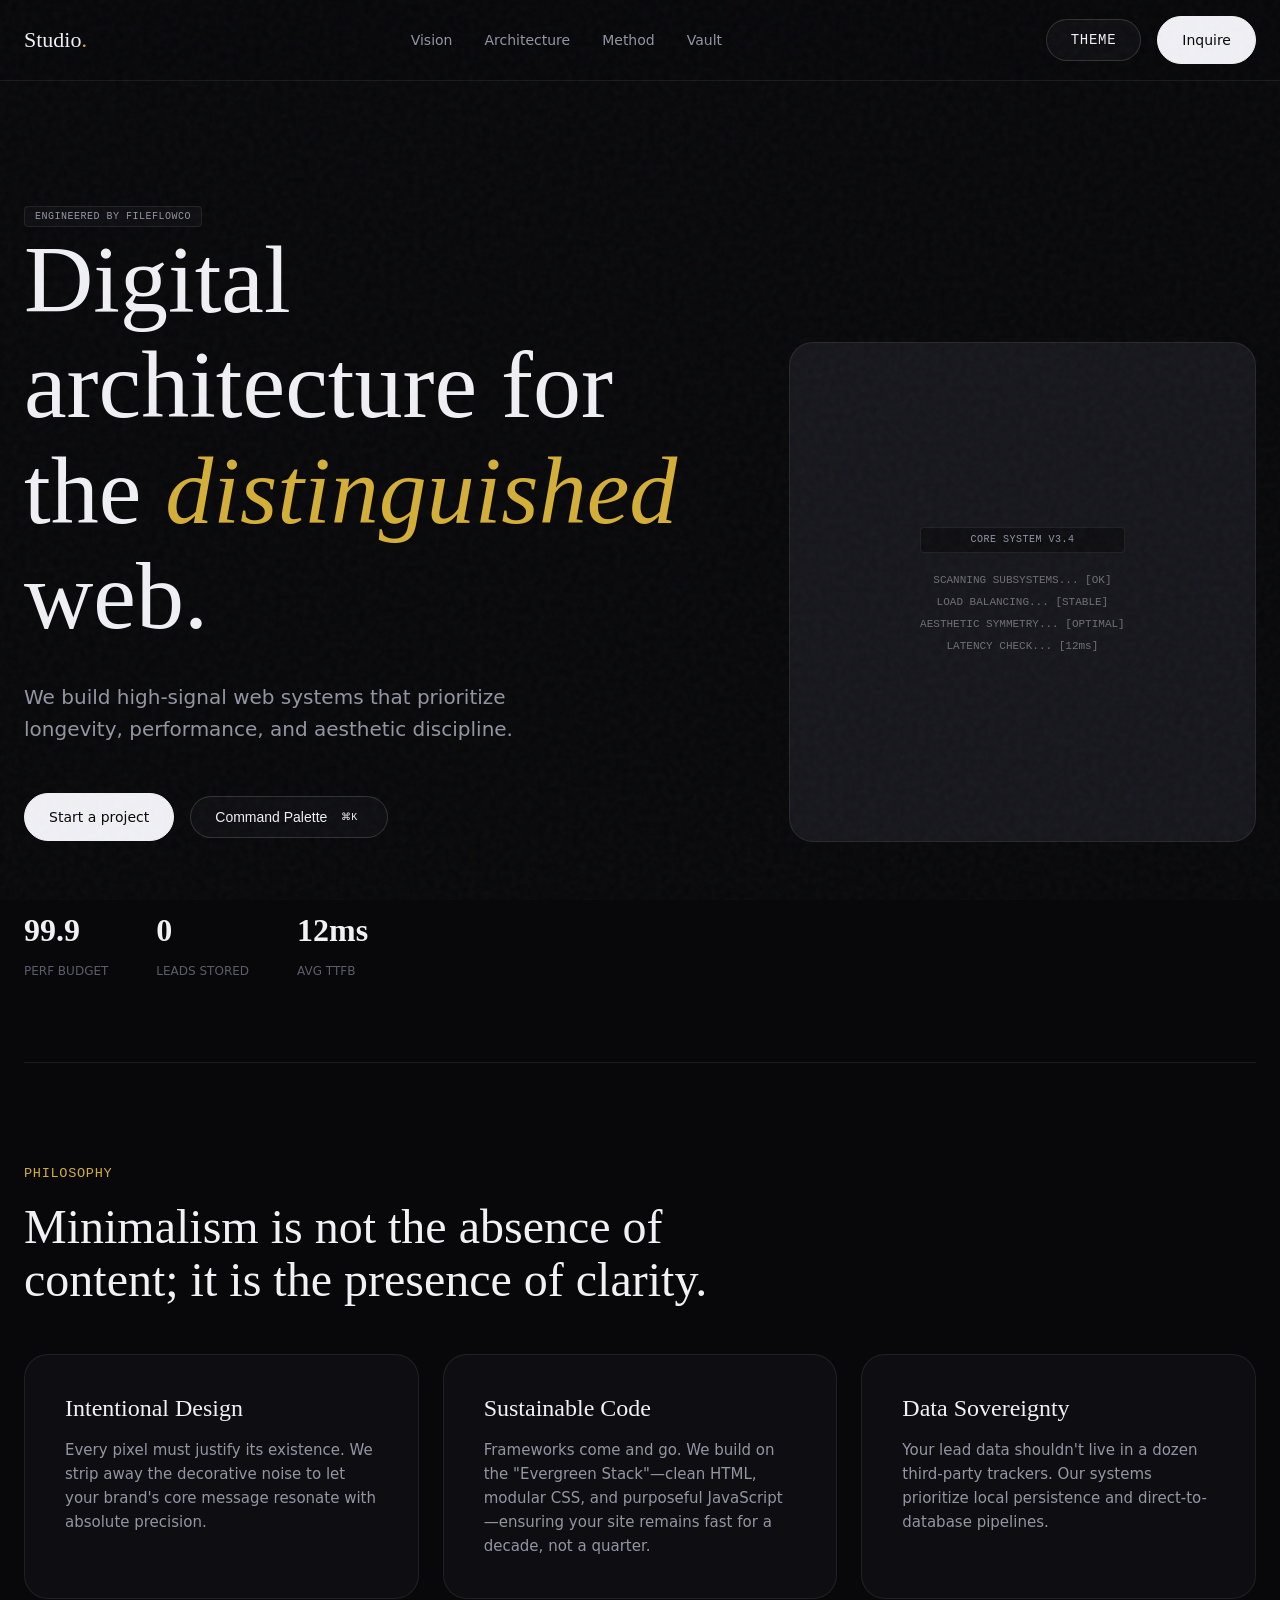
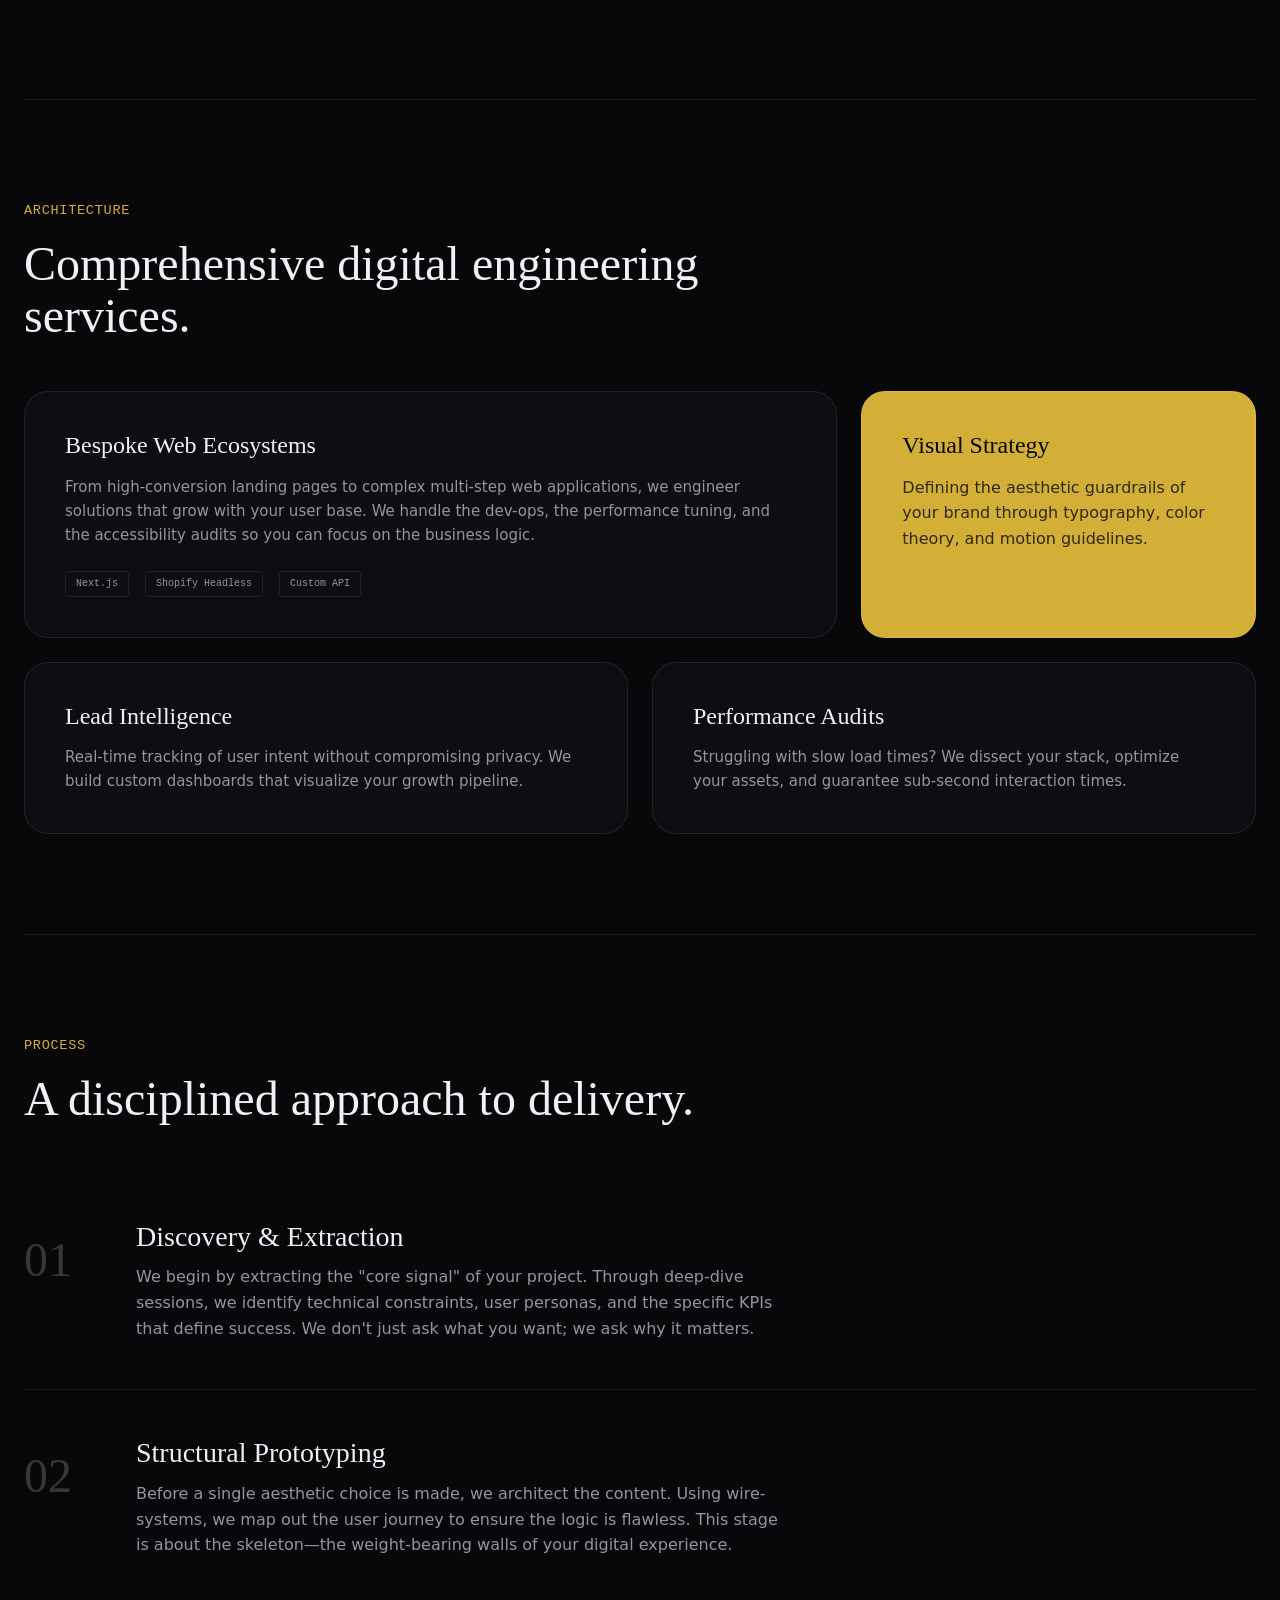
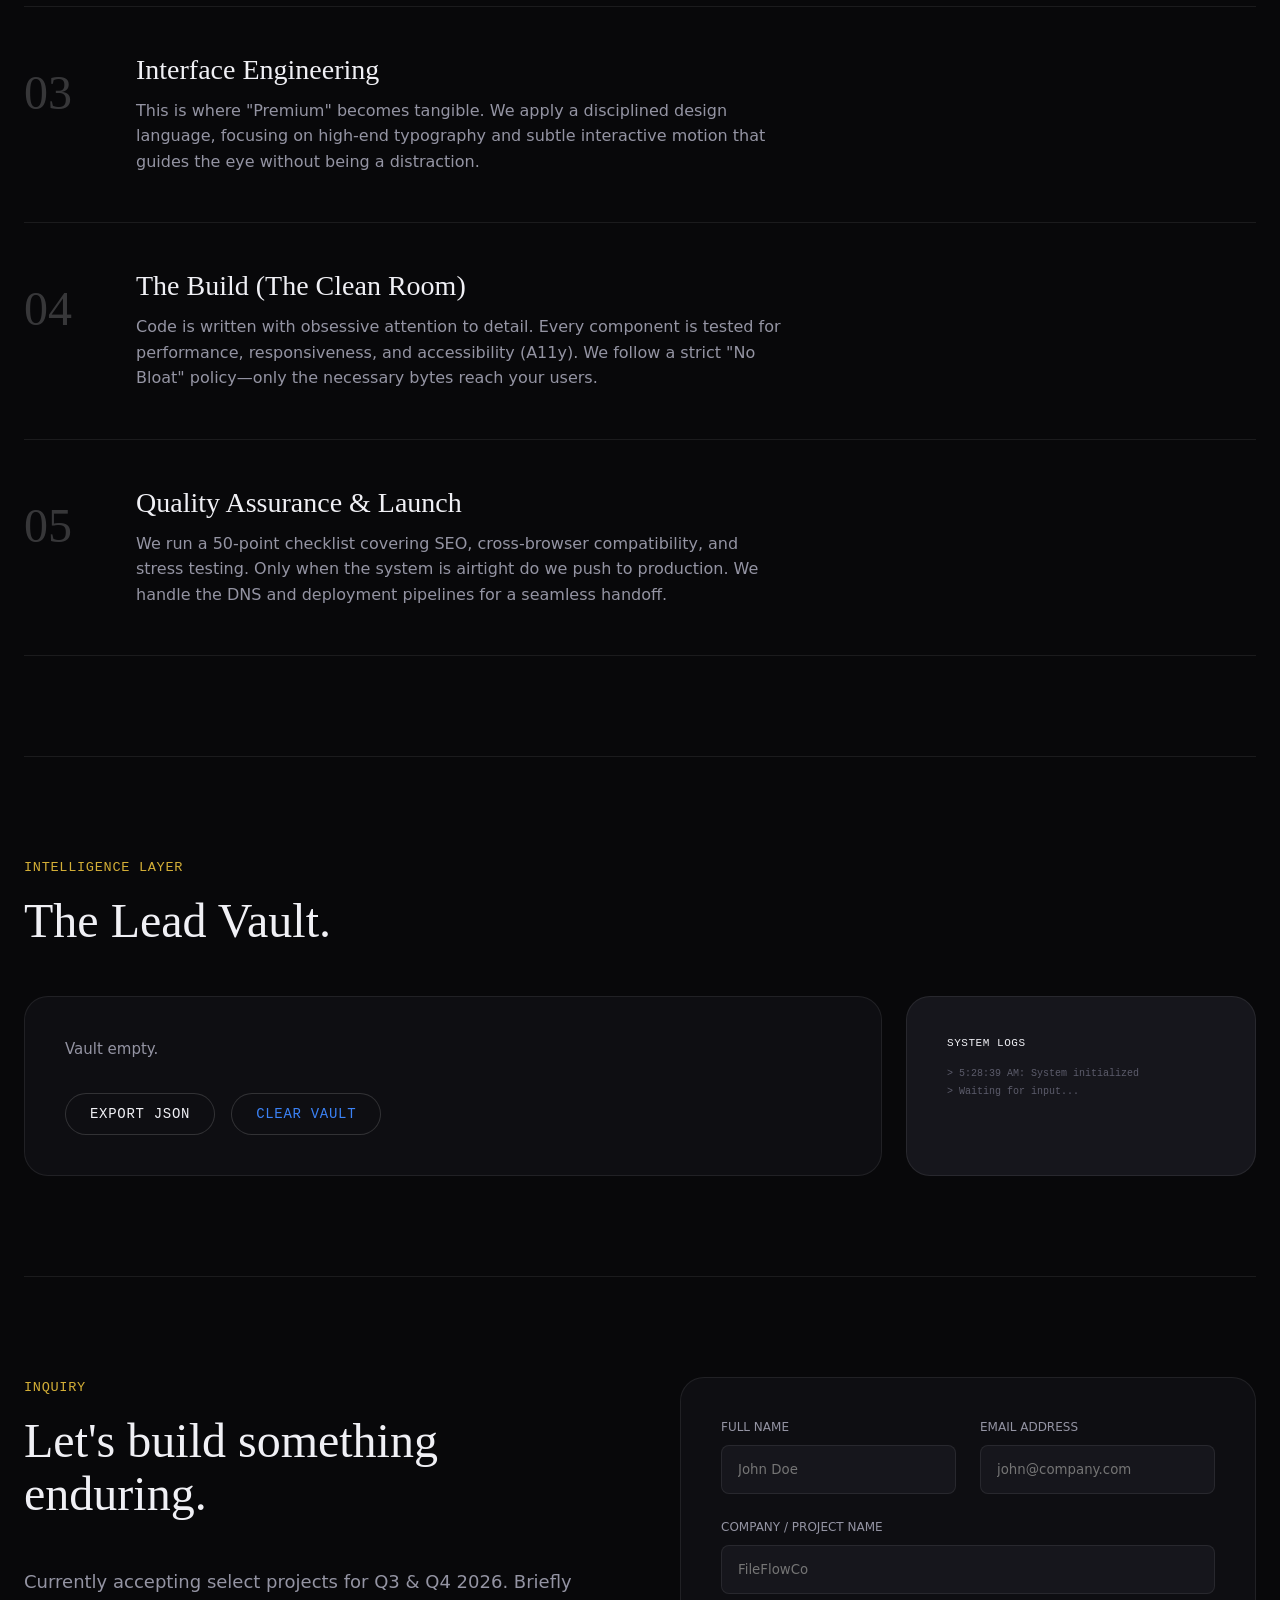
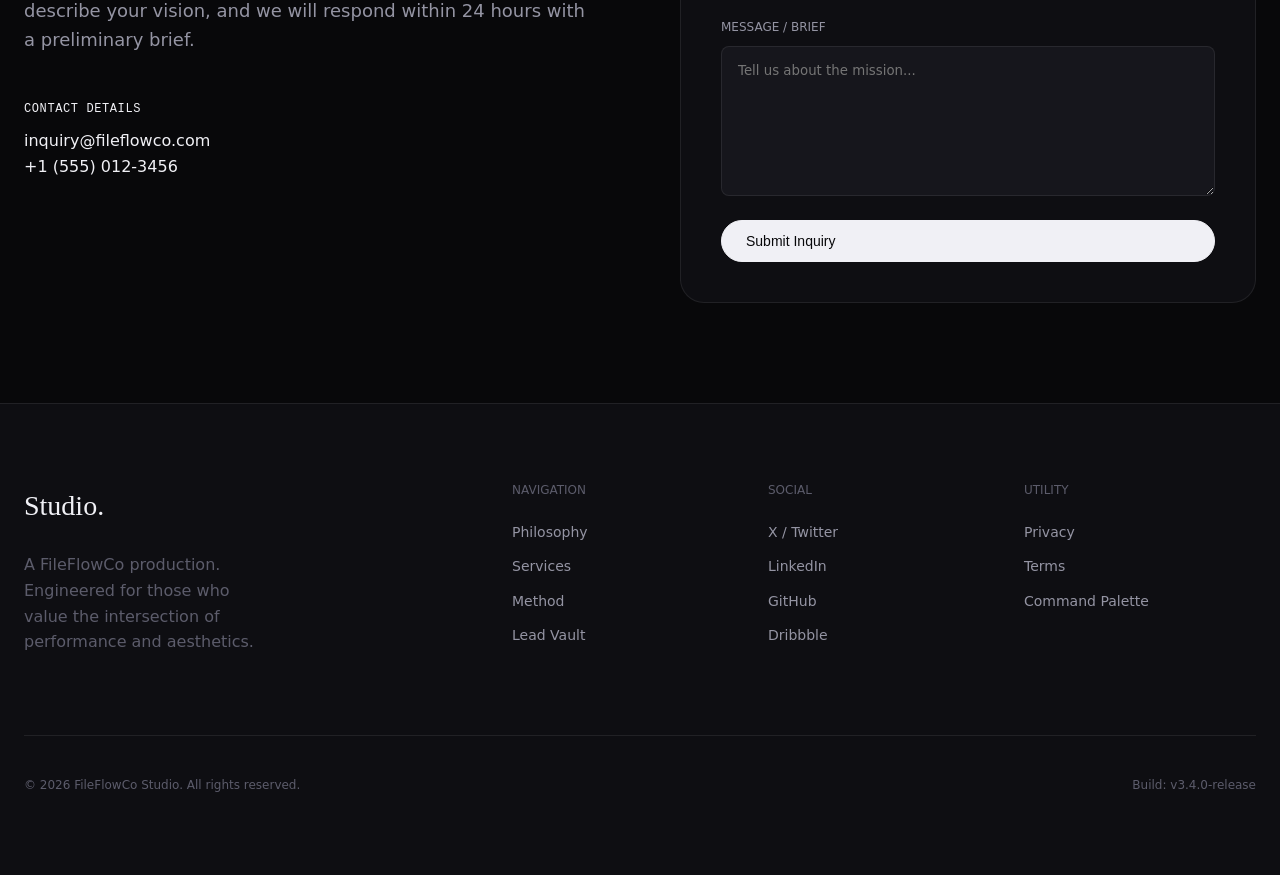
<file: index.html>
<!doctype html>
<html lang="en">
<head>
  <meta charset="utf-8" />
  <meta name="viewport" content="width=device-width,initial-scale=1,viewport-fit=cover" />
  <meta name="color-scheme" content="light dark" />
  <meta name="theme-color" content="#08080a" />
  <meta name="description" content="FileFlowCo Studio — High-performance digital architecture and strategic engineering for the modern web." />
  <title>Studio — Architectural Web Systems</title>

  <style>
    :root {
      /* Core Palette - Premium Slate & Gold */
      --bg-base: #08080a;
      --bg-surface: #0e0e12;
      --bg-elevated: #16161c;
      
      --text-main: #f0f0f5;
      --text-muted: #9494a3;
      --text-dim: #5c5c6b;
      
      --accent-primary: #d4af37; /* Muted Gold */
      --accent-secondary: #3b82f6;
      --accent-success: #10b981;
      
      --stroke-thin: rgba(255, 255, 255, 0.08);
      --stroke-medium: rgba(255, 255, 255, 0.15);
      
      --shadow-sm: 0 2px 8px rgba(0,0,0,0.4);
      --shadow-lg: 0 24px 64px rgba(0,0,0,0.6);
      
      /* Typography */
      --font-sans: "Inter", system-ui, -apple-system, sans-serif;
      --font-serif: "Playfair Display", Georgia, serif;
      --font-mono: "JetBrains Mono", "Fira Code", monospace;
      
      /* Motion */
      --ease-out: cubic-bezier(0.16, 1, 0.3, 1);
      --transition-fast: 200ms var(--ease-out);
      --transition-med: 500ms var(--ease-out);
      
      --w-content: 1280px;
      --radius-lg: 24px;
      --radius-md: 12px;
    }

    [data-theme="light"] {
      --bg-base: #f7f7f9;
      --bg-surface: #ffffff;
      --bg-elevated: #f0f0f4;
      --text-main: #121217;
      --text-muted: #525263;
      --text-dim: #8a8a9e;
      --stroke-thin: rgba(0, 0, 0, 0.06);
      --stroke-medium: rgba(0, 0, 0, 0.12);
      --shadow-lg: 0 24px 64px rgba(0,0,0,0.08);
    }

    * { box-sizing: border-box; -webkit-font-smoothing: antialiased; }
    
    body {
      margin: 0;
      font-family: var(--font-sans);
      background: var(--bg-base);
      color: var(--text-main);
      line-height: 1.6;
      overflow-x: hidden;
    }

    /* --- Scrollbar --- */
    ::-webkit-scrollbar { width: 8px; }
    ::-webkit-scrollbar-track { background: var(--bg-base); }
    ::-webkit-scrollbar-thumb { background: var(--stroke-medium); border-radius: 4px; }

    /* --- Layout Utilities --- */
    .container { width: min(var(--w-content), 100% - 48px); margin: 0 auto; }
    .grid { display: grid; gap: 24px; }
    .flex { display: flex; gap: 16px; align-items: center; }
    
    /* --- Typography --- */
    h1, h2, h3, h4 { font-family: var(--font-serif); font-weight: 500; margin: 0; line-height: 1.1; }
    p { margin: 0; }
    .mono { font-family: var(--font-mono); font-size: 0.85em; letter-spacing: 0.05em; text-transform: uppercase; }

    /* --- Background Noise --- */
    .grain {
      position: fixed; inset: 0; z-index: 9999; pointer-events: none; opacity: 0.04;
      background-image: url("data:image/svg+xml,%3Csvg viewBox='0 0 200 200' xmlns='http://www.w3.org/2000/svg'%3E%3Cfilter id='noiseFilter'%3E%3CfeTurbulence type='fractalNoise' baseFrequency='0.65' numOctaves='3' stitchTiles='stitch'/%3E%3C/filter%3E%3Crect width='100%25' height='100%25' filter='url(%23noiseFilter)'/%3E%3C/svg%3E");
    }

    /* --- Components --- */
    .btn {
      appearance: none; border: 1px solid var(--stroke-medium); background: var(--bg-surface);
      color: var(--text-main); padding: 12px 24px; border-radius: 99px; cursor: pointer;
      font-weight: 500; transition: all var(--transition-fast); display: inline-flex;
      align-items: center; gap: 8px; text-decoration: none; font-size: 14px;
    }
    .btn:hover { background: var(--bg-elevated); border-color: var(--text-muted); transform: translateY(-1px); }
    .btn.primary { background: var(--text-main); color: var(--bg-base); border-color: var(--text-main); }
    .btn.primary:hover { opacity: 0.9; }

    .tag {
      font-size: 10px; font-family: var(--font-mono); padding: 4px 10px;
      border: 1px solid var(--stroke-thin); border-radius: 4px; color: var(--text-muted);
      background: var(--bg-surface);
    }

    /* --- Header --- */
    .nav-header {
      position: sticky; top: 0; z-index: 100;
      backdrop-filter: blur(12px); -webkit-backdrop-filter: blur(12px);
      border-bottom: 1px solid var(--stroke-thin); background: rgba(8, 8, 10, 0.7);
    }
    .nav-inner { height: 80px; display: flex; justify-content: space-between; align-items: center; }
    .logo { font-family: var(--font-serif); font-size: 22px; color: var(--text-main); text-decoration: none; }
    .nav-links { display: flex; gap: 32px; }
    .nav-links a { text-decoration: none; color: var(--text-muted); font-size: 14px; transition: color var(--transition-fast); }
    .nav-links a:hover { color: var(--text-main); }

    /* --- Hero --- */
    .hero { padding: 120px 0 80px; }
    .hero-layout { display: grid; grid-template-columns: 1.2fr 0.8fr; gap: 64px; align-items: center; }
    .hero-title { font-size: clamp(48px, 8vw, 96px); margin-bottom: 32px; }
    .hero-desc { font-size: 20px; color: var(--text-muted); max-width: 500px; margin-bottom: 48px; }
    .hero-stats { margin-top: 64px; display: flex; gap: 48px; }
    .stat-item b { display: block; font-size: 32px; font-family: var(--font-serif); }
    .stat-item span { color: var(--text-dim); font-size: 12px; text-transform: uppercase; }

    /* --- Section Styling --- */
    .section-pad { padding: 100px 0; border-top: 1px solid var(--stroke-thin); }
    .section-label { color: var(--accent-primary); margin-bottom: 16px; display: block; }
    .section-title { font-size: 48px; margin-bottom: 48px; max-width: 700px; }

    /* --- Bento Grid --- */
    .bento { grid-template-columns: repeat(12, 1fr); }
    .card {
      background: var(--bg-surface); border: 1px solid var(--stroke-thin);
      border-radius: var(--radius-lg); padding: 40px; position: relative;
      overflow: hidden; transition: border-color var(--transition-med);
    }
    .card:hover { border-color: var(--stroke-medium); }
    .card-title { font-size: 24px; margin-bottom: 16px; }
    .card-text { color: var(--text-muted); font-size: 15px; }

    /* --- Specific Card Sizes --- */
    .span-4 { grid-column: span 4; }
    .span-6 { grid-column: span 6; }
    .span-8 { grid-column: span 8; }
    .span-12 { grid-column: span 12; }

    /* --- Methodology (Deep Content) --- */
    .method-step {
      display: grid; grid-template-columns: 80px 1fr; gap: 32px;
      padding: 48px 0; border-bottom: 1px solid var(--stroke-thin);
    }
    .method-num { font-family: var(--font-serif); font-size: 48px; opacity: 0.2; }
    .method-content h3 { font-size: 28px; margin-bottom: 12px; }
    .method-content p { color: var(--text-muted); max-width: 650px; }

    /* --- Lead Vault --- */
    .vault-grid { grid-template-columns: 1fr 350px; }
    .vault-list { display: flex; flex-direction: column; gap: 12px; }
    .lead-item {
      padding: 24px; border-radius: var(--radius-md); background: var(--bg-surface);
      border: 1px solid var(--stroke-thin); display: flex; justify-content: space-between;
    }
    .lead-info b { display: block; font-size: 16px; }
    .lead-info span { font-size: 13px; color: var(--text-dim); }

    /* --- Contact Form --- */
    .form-group { display: flex; flex-direction: column; gap: 8px; margin-bottom: 24px; }
    .form-group label { font-size: 12px; color: var(--text-muted); text-transform: uppercase; }
    .input {
      background: var(--bg-elevated); border: 1px solid var(--stroke-thin);
      padding: 16px; border-radius: 8px; color: var(--text-main); font-family: inherit;
      outline: none; transition: border-color var(--transition-fast);
    }
    .input:focus { border-color: var(--accent-primary); }
    textarea.input { min-height: 150px; resize: vertical; }

    /* --- Footer --- */
    .footer { padding: 80px 0; background: var(--bg-surface); border-top: 1px solid var(--stroke-thin); }
    .footer-grid { grid-template-columns: 2fr 1fr 1fr 1fr; }
    .footer-col h4 { font-family: var(--font-sans); text-transform: uppercase; font-size: 12px; color: var(--text-dim); margin-bottom: 24px; }
    .footer-links { display: flex; flex-direction: column; gap: 12px; }
    .footer-links a { text-decoration: none; color: var(--text-muted); font-size: 14px; }

    /* --- Command Palette --- */
    #palette {
      position: fixed; inset: 0; z-index: 1000; background: rgba(0,0,0,0.8);
      display: none; align-items: flex-start; justify-content: center; padding-top: 15vh;
    }
    .palette-box {
      width: min(600px, 95vw); background: var(--bg-surface); border-radius: 12px;
      border: 1px solid var(--stroke-medium); box-shadow: var(--shadow-lg); overflow: hidden;
    }
    .palette-input {
      width: 100%; border: none; background: transparent; padding: 20px; color: var(--text-main);
      font-size: 18px; border-bottom: 1px solid var(--stroke-thin); outline: none;
    }
    .palette-results { max-height: 400px; overflow-y: auto; padding: 8px; }
    .p-item {
      padding: 12px 16px; border-radius: 6px; cursor: pointer; display: flex; justify-content: space-between;
      align-items: center; color: var(--text-muted);
    }
    .p-item.active { background: var(--bg-elevated); color: var(--text-main); }
    .p-key { font-family: var(--font-mono); font-size: 10px; background: var(--bg-surface); padding: 2px 6px; border-radius: 4px; }

    /* --- Animations --- */
    .reveal { opacity: 0; transform: translateY(30px); transition: all 800ms var(--ease-out); }
    .reveal.visible { opacity: 1; transform: translateY(0); }

    @media (max-width: 900px) {
      .hero-layout, .vault-grid, .footer-grid { grid-template-columns: 1fr; }
      .span-4, .span-6, .span-8 { grid-column: span 12; }
      .nav-links { display: none; }
    }
  </style>
</head>

<body>
  <div class="grain"></div>

  <header class="nav-header">
    <div class="container nav-inner">
      <a href="#" class="logo">Studio<span style="color:var(--accent-primary)">.</span></a>
      <nav class="nav-links">
        <a href="#vision">Vision</a>
        <a href="#services">Architecture</a>
        <a href="#method">Method</a>
        <a href="#vault">Vault</a>
      </nav>
      <div class="flex">
        <button class="btn mono" id="theme-toggle">Theme</button>
        <a href="#contact" class="btn primary">Inquire</a>
      </div>
    </div>
  </header>

  <main>
    <section class="hero container">
      <div class="hero-layout">
        <div class="reveal">
          <span class="tag mono">Engineered by FileFlowCo</span>
          <h1 class="hero-title">Digital architecture for the <em style="color:var(--accent-primary)">distinguished</em> web.</h1>
          <p class="hero-desc">We build high-signal web systems that prioritize longevity, performance, and aesthetic discipline.</p>
          <div class="flex">
            <a href="#contact" class="btn primary">Start a project</a>
            <button class="btn" onclick="openPalette()">Command Palette <span class="p-key">⌘K</span></button>
          </div>
          <div class="hero-stats">
            <div class="stat-item"><b>99.9</b><span>Perf Budget</span></div>
            <div class="stat-item"><b id="count-leads">0</b><span>Leads Stored</span></div>
            <div class="stat-item"><b>12ms</b><span>Avg TTFB</span></div>
          </div>
        </div>
        <div class="reveal" style="transition-delay: 200ms;">
          <div class="card" style="padding:0; height: 500px; display:flex; align-items:center; justify-content:center; background: var(--bg-elevated);">
            <div style="text-align:center;">
              <div class="tag mono" style="margin-bottom:16px;">Core System V3.4</div>
              <div style="font-family: var(--font-mono); font-size: 11px; opacity:0.4; line-height:2;">
                SCANNING SUBSYSTEMS... [OK]<br>
                LOAD BALANCING... [STABLE]<br>
                AESTHETIC SYMMETRY... [OPTIMAL]<br>
                LATENCY CHECK... [12ms]
              </div>
            </div>
          </div>
        </div>
      </div>
    </section>

    <section id="vision" class="section-pad container">
      <div class="reveal">
        <span class="section-label mono">Philosophy</span>
        <h2 class="section-title">Minimalism is not the absence of content; it is the presence of clarity.</h2>
        <div class="grid" style="grid-template-columns: repeat(auto-fit, minmax(300px, 1fr));">
          <div class="card">
            <h3 class="card-title">Intentional Design</h3>
            <p class="card-text">Every pixel must justify its existence. We strip away the decorative noise to let your brand's core message resonate with absolute precision.</p>
          </div>
          <div class="card">
            <h3 class="card-title">Sustainable Code</h3>
            <p class="card-text">Frameworks come and go. We build on the "Evergreen Stack"—clean HTML, modular CSS, and purposeful JavaScript—ensuring your site remains fast for a decade, not a quarter.</p>
          </div>
          <div class="card">
            <h3 class="card-title">Data Sovereignty</h3>
            <p class="card-text">Your lead data shouldn't live in a dozen third-party trackers. Our systems prioritize local persistence and direct-to-database pipelines.</p>
          </div>
        </div>
      </div>
    </section>

    <section id="services" class="section-pad container">
      <div class="reveal">
        <span class="section-label mono">Architecture</span>
        <h2 class="section-title">Comprehensive digital engineering services.</h2>
        <div class="grid bento">
          <div class="card span-8">
            <h3 class="card-title">Bespoke Web Ecosystems</h3>
            <p class="card-text">From high-conversion landing pages to complex multi-step web applications, we engineer solutions that grow with your user base. We handle the dev-ops, the performance tuning, and the accessibility audits so you can focus on the business logic.</p>
            <div class="flex" style="margin-top:24px;">
              <span class="tag">Next.js</span> <span class="tag">Shopify Headless</span> <span class="tag">Custom API</span>
            </div>
          </div>
          <div class="card span-4" style="background:var(--accent-primary); color:var(--bg-base);">
            <h3 class="card-title" style="color:var(--bg-base)">Visual Strategy</h3>
            <p style="opacity:0.8">Defining the aesthetic guardrails of your brand through typography, color theory, and motion guidelines.</p>
          </div>
          <div class="card span-6">
            <h3 class="card-title">Lead Intelligence</h3>
            <p class="card-text">Real-time tracking of user intent without compromising privacy. We build custom dashboards that visualize your growth pipeline.</p>
          </div>
          <div class="card span-6">
            <h3 class="card-title">Performance Audits</h3>
            <p class="card-text">Struggling with slow load times? We dissect your stack, optimize your assets, and guarantee sub-second interaction times.</p>
          </div>
        </div>
      </div>
    </section>

    <section id="method" class="section-pad container">
      <div class="reveal">
        <span class="section-label mono">Process</span>
        <h2 class="section-title">A disciplined approach to delivery.</h2>
        
        <div class="method-step">
          <div class="method-num">01</div>
          <div class="method-content">
            <h3>Discovery & Extraction</h3>
            <p>We begin by extracting the "core signal" of your project. Through deep-dive sessions, we identify technical constraints, user personas, and the specific KPIs that define success. We don't just ask what you want; we ask why it matters.</p>
          </div>
        </div>

        <div class="method-step">
          <div class="method-num">02</div>
          <div class="method-content">
            <h3>Structural Prototyping</h3>
            <p>Before a single aesthetic choice is made, we architect the content. Using wire-systems, we map out the user journey to ensure the logic is flawless. This stage is about the skeleton—the weight-bearing walls of your digital experience.</p>
          </div>
        </div>

        <div class="method-step">
          <div class="method-num">03</div>
          <div class="method-content">
            <h3>Interface Engineering</h3>
            <p>This is where "Premium" becomes tangible. We apply a disciplined design language, focusing on high-end typography and subtle interactive motion that guides the eye without being a distraction.</p>
          </div>
        </div>

        <div class="method-step">
          <div class="method-num">04</div>
          <div class="method-content">
            <h3>The Build (The Clean Room)</h3>
            <p>Code is written with obsessive attention to detail. Every component is tested for performance, responsiveness, and accessibility (A11y). We follow a strict "No Bloat" policy—only the necessary bytes reach your users.</p>
          </div>
        </div>

        <div class="method-step">
          <div class="method-num">05</div>
          <div class="method-content">
            <h3>Quality Assurance & Launch</h3>
            <p>We run a 50-point checklist covering SEO, cross-browser compatibility, and stress testing. Only when the system is airtight do we push to production. We handle the DNS and deployment pipelines for a seamless handoff.</p>
          </div>
        </div>
      </div>
    </section>

    <section id="vault" class="section-pad container">
      <div class="reveal">
        <span class="section-label mono">Intelligence Layer</span>
        <h2 class="section-title">The Lead Vault.</h2>
        <div class="grid vault-grid">
          <div class="card">
            <div id="leads-display" class="vault-list">
              <p class="card-text">No leads in the vault. Submit the form below to see the persistence engine in action.</p>
            </div>
            <div class="flex" style="margin-top:32px;">
              <button class="btn mono" onclick="exportLeads()">Export JSON</button>
              <button class="btn mono" onclick="clearLeads()" style="color:var(--accent-secondary)">Clear Vault</button>
            </div>
          </div>
          <aside class="card" style="background:var(--bg-elevated)">
            <h4 class="mono" style="font-size:11px; margin-bottom:16px;">System Logs</h4>
            <div id="logs" style="font-family:var(--font-mono); font-size:10px; color:var(--text-dim); line-height:1.8;">
              > Waiting for input...
            </div>
          </aside>
        </div>
      </div>
    </section>

    <section id="contact" class="section-pad container">
      <div class="reveal">
        <div class="grid" style="grid-template-columns: 1fr 1fr; gap: 80px;">
          <div>
            <span class="section-label mono">Inquiry</span>
            <h2 class="section-title">Let's build something enduring.</h2>
            <p class="card-text" style="font-size:18px;">Currently accepting select projects for Q3 & Q4 2026. Briefly describe your vision, and we will respond within 24 hours with a preliminary brief.</p>
            
            <div style="margin-top:48px;">
              <h4 class="mono" style="font-size:12px; margin-bottom:12px;">Contact details</h4>
              <p>inquiry@fileflowco.com</p>
              <p>+1 (555) 012-3456</p>
            </div>
          </div>
          
          <div class="card">
            <form id="contact-form">
              <div class="grid" style="grid-template-columns: 1fr 1fr;">
                <div class="form-group">
                  <label>Full Name</label>
                  <input type="text" class="input" name="name" placeholder="John Doe" required>
                </div>
                <div class="form-group">
                  <label>Email Address</label>
                  <input type="email" class="input" name="email" placeholder="john@company.com" required>
                </div>
              </div>
              <div class="form-group">
                <label>Company / Project Name</label>
                <input type="text" class="input" name="company" placeholder="FileFlowCo">
              </div>
              <div class="form-group">
                <label>Message / Brief</label>
                <textarea class="input" name="message" placeholder="Tell us about the mission..." required></textarea>
              </div>
              <button type="submit" class="btn primary" style="width:100%;">Submit Inquiry</button>
            </form>
          </div>
        </div>
      </div>
    </section>
  </main>

  <footer class="footer">
    <div class="container grid footer-grid">
      <div class="footer-col">
        <a href="#" class="logo" style="font-size:28px;">Studio.</a>
        <p style="margin-top:24px; color:var(--text-dim); max-width:250px;">A FileFlowCo production. Engineered for those who value the intersection of performance and aesthetics.</p>
      </div>
      <div class="footer-col">
        <h4>Navigation</h4>
        <div class="footer-links">
          <a href="#vision">Philosophy</a>
          <a href="#services">Services</a>
          <a href="#method">Method</a>
          <a href="#vault">Lead Vault</a>
        </div>
      </div>
      <div class="footer-col">
        <h4>Social</h4>
        <div class="footer-links">
          <a href="#">X / Twitter</a>
          <a href="#">LinkedIn</a>
          <a href="#">GitHub</a>
          <a href="#">Dribbble</a>
        </div>
      </div>
      <div class="footer-col">
        <h4>Utility</h4>
        <div class="footer-links">
          <a href="#">Privacy</a>
          <a href="#">Terms</a>
          <a href="#" onclick="openPalette()">Command Palette</a>
        </div>
      </div>
    </div>
    <div class="container" style="margin-top:80px; padding-top:40px; border-top:1px solid var(--stroke-thin); color:var(--text-dim); font-size:12px; display:flex; justify-content:space-between;">
      <span>© 2026 FileFlowCo Studio. All rights reserved.</span>
      <span>Build: v3.4.0-release</span>
    </div>
  </footer>

  <div id="palette" onclick="closePalette()">
    <div class="palette-box" onclick="event.stopPropagation()">
      <input type="text" id="p-input" class="palette-input" placeholder="Search commands..." autocomplete="off">
      <div id="p-results" class="palette-results">
        </div>
    </div>
  </div>

  <script>
    "use strict";

    // --- State & Storage ---
    const STORAGE_KEY = "studio_leads_v3";
    let leads = JSON.parse(localStorage.getItem(STORAGE_KEY)) || [];

    // --- Theme Logic ---
    const themeBtn = document.getElementById('theme-toggle');
    const toggleTheme = () => {
      const current = document.documentElement.getAttribute('data-theme');
      const next = current === 'light' ? 'dark' : 'light';
      document.documentElement.setAttribute('data-theme', next);
      log(`Switched to ${next} mode`);
    };
    themeBtn.addEventListener('click', toggleTheme);

    // --- Lead Management ---
    const form = document.getElementById('contact-form');
    const leadCounter = document.getElementById('count-leads');
    const display = document.getElementById('leads-display');

    const updateUI = () => {
      leadCounter.innerText = leads.length;
      if (leads.length === 0) {
        display.innerHTML = '<p class="card-text">Vault empty.</p>';
        return;
      }
      display.innerHTML = leads.map((l, i) => `
        <div class="lead-item">
          <div class="lead-info">
            <b>${l.name}</b>
            <span>${l.email} • ${l.company || 'Private'}</span>
          </div>
          <div class="tag mono" style="align-self:center">${new Date(l.date).toLocaleDateString()}</div>
        </div>
      `).join('');
    };

    form.addEventListener('submit', (e) => {
      e.preventDefault();
      const fd = new FormData(form);
      const newLead = {
        name: fd.get('name'),
        email: fd.get('email'),
        company: fd.get('company'),
        message: fd.get('message'),
        date: new Date().toISOString()
      };
      leads.push(newLead);
      localStorage.setItem(STORAGE_KEY, JSON.stringify(leads));
      form.reset();
      updateUI();
      log(`Lead captured: ${newLead.name}`);
      alert("Inquiry successfully stored in the Vault.");
    });

    const clearLeads = () => {
      if(confirm("Wipe all local lead data?")) {
        leads = [];
        localStorage.removeItem(STORAGE_KEY);
        updateUI();
        log("Vault cleared");
      }
    };

    const exportLeads = () => {
      const dataStr = "data:text/json;charset=utf-8," + encodeURIComponent(JSON.stringify(leads));
      const downloadAnchorNode = document.createElement('a');
      downloadAnchorNode.setAttribute("href", dataStr);
      downloadAnchorNode.setAttribute("download", "studio_leads.json");
      document.body.appendChild(downloadAnchorNode);
      downloadAnchorNode.click();
      downloadAnchorNode.remove();
      log("Exporting leads...");
    };

    // --- System Logs ---
    const logEl = document.getElementById('logs');
    const log = (msg) => {
      const time = new Date().toLocaleTimeString();
      logEl.innerHTML = `> ${time}: ${msg}<br>` + logEl.innerHTML;
    };

    // --- Command Palette ---
    const palette = document.getElementById('palette');
    const pInput = document.getElementById('p-input');
    const pResults = document.getElementById('p-results');
    
    const commands = [
      { name: "Toggle Theme", key: "T", action: toggleTheme },
      { name: "Go to Vault", key: "V", action: () => location.hash = "#vault" },
      { name: "Export Data", key: "E", action: exportLeads },
      { name: "Clear Leads", key: "C", action: clearLeads },
      { name: "Contact Studio", key: "K", action: () => location.hash = "#contact" }
    ];

    const openPalette = () => {
      palette.style.display = 'flex';
      pInput.focus();
      renderCommands("");
    };

    const closePalette = () => { palette.style.display = 'none'; };

    const renderCommands = (filter) => {
      const filtered = commands.filter(c => c.name.toLowerCase().includes(filter.toLowerCase()));
      pResults.innerHTML = filtered.map(c => `
        <div class="p-item" onclick="executeCmd('${c.name}')">
          <span>${c.name}</span>
          <span class="p-key">${c.key}</span>
        </div>
      `).join('');
    };

    const executeCmd = (name) => {
      const cmd = commands.find(c => c.name === name);
      if(cmd) {
        cmd.action();
        closePalette();
      }
    };

    pInput.addEventListener('input', (e) => renderCommands(e.target.value));

    window.addEventListener('keydown', (e) => {
      if ((e.metaKey || e.ctrlKey) && e.key === 'k') {
        e.preventDefault();
        openPalette();
      }
      if (e.key === 'Escape') closePalette();
    });

    // --- Reveal Animation ---
    const observer = new IntersectionObserver((entries) => {
      entries.forEach(entry => {
        if (entry.isIntersecting) entry.target.classList.add('visible');
      });
    }, { threshold: 0.1 });

    document.querySelectorAll('.reveal').forEach(el => observer.observe(el));

    // --- Init ---
    updateUI();
    log("System initialized");
  </script>
</body>
</html>
</file>
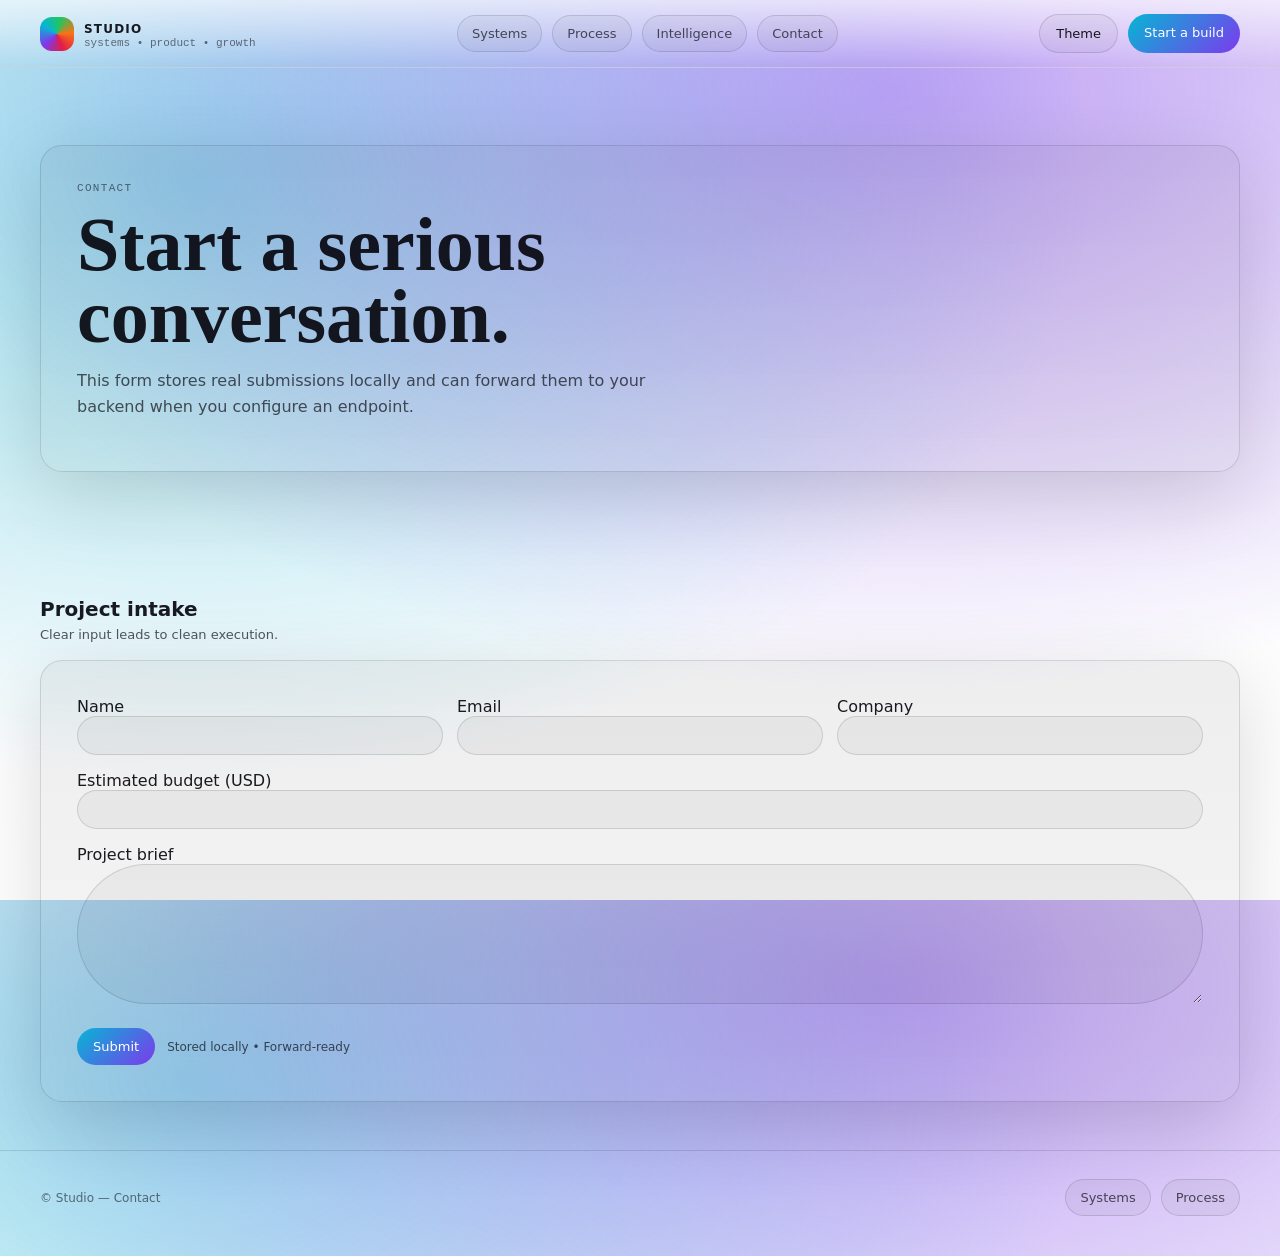
<file: contact.html>
<!doctype html>
<html lang="en">
<head>
  <meta charset="utf-8" />
  <meta name="viewport" content="width=device-width,initial-scale=1" />
  <meta name="color-scheme" content="light dark" />
  <meta name="theme-color" content="#0b0b12" />
  <title>Contact — Studio</title>

  <meta name="lead-endpoint" content="" />
  <link rel="stylesheet" href="./styles.css" />
</head>

<body>
  <div class="noise"></div>

  <header class="topbar">
    <div class="wrap">
      <nav class="nav">
        <a class="brand" href="./index.html">
          <div class="mark"></div>
          <div>
            <b>Studio</b>
            <span>systems • product • growth</span>
          </div>
        </a>

        <div class="links">
          <a class="pill" href="./systems.html">Systems</a>
          <a class="pill" href="./process.html">Process</a>
          <a class="pill" href="./intelligence.html">Intelligence</a>
          <a class="pill" href="./contact.html">Contact</a>
        </div>

        <div class="actions">
          <button class="btn" id="themeBtn">Theme</button>
          <a class="btn primary" href="./contact.html">Start a build</a>
        </div>
      </nav>
    </div>
  </header>

  <main class="wrap">
    <section class="hero">
      <div class="headline reveal">
        <div class="headlineInner">
          <div class="kicker">Contact</div>
          <h1 class="title">Start a serious<br/>conversation.</h1>
          <p class="subtitle">
            This form stores real submissions locally and can forward them
            to your backend when you configure an endpoint.
          </p>
        </div>
      </div>
    </section>

    <section class="section">
      <div class="sectionHeader reveal">
        <div>
          <h2>Project intake</h2>
          <p>Clear input leads to clean execution.</p>
        </div>
      </div>

      <div class="headline reveal">
        <div class="headlineInner">
          <form id="leadForm">
            <div class="grid3" style="grid-template-columns:1fr 1fr 1fr;">
              <div>
                <label>Name</label>
                <input class="btn" style="width:100%;" name="name" required minlength="2" />
              </div>
              <div>
                <label>Email</label>
                <input class="btn" style="width:100%;" name="email" type="email" required />
              </div>
              <div>
                <label>Company</label>
                <input class="btn" style="width:100%;" name="company" />
              </div>
            </div>

            <div style="margin-top:16px;">
              <label>Estimated budget (USD)</label>
              <input class="btn" style="width:100%;" name="budget" type="number" min="0" step="100" />
            </div>

            <div style="margin-top:16px;">
              <label>Project brief</label>
              <textarea class="btn" style="width:100%; min-height:140px;" name="message" required minlength="12"></textarea>
            </div>

            <div style="margin-top:20px; display:flex; gap:12px;">
              <button class="btn primary" type="submit">Submit</button>
              <span style="font-size:12px; color:var(--muted); align-self:center;">
                Stored locally • Forward-ready
              </span>
            </div>
          </form>
        </div>
      </div>
    </section>
  </main>

  <footer class="footer">
    <div class="wrap footerGrid">
      <div>© Studio — Contact</div>
      <div class="right">
        <a class="pill" href="./systems.html">Systems</a>
        <a class="pill" href="./process.html">Process</a>
      </div>
    </div>
  </footer>

  <script src="./app.js"></script>
</body>
</html>
</file>
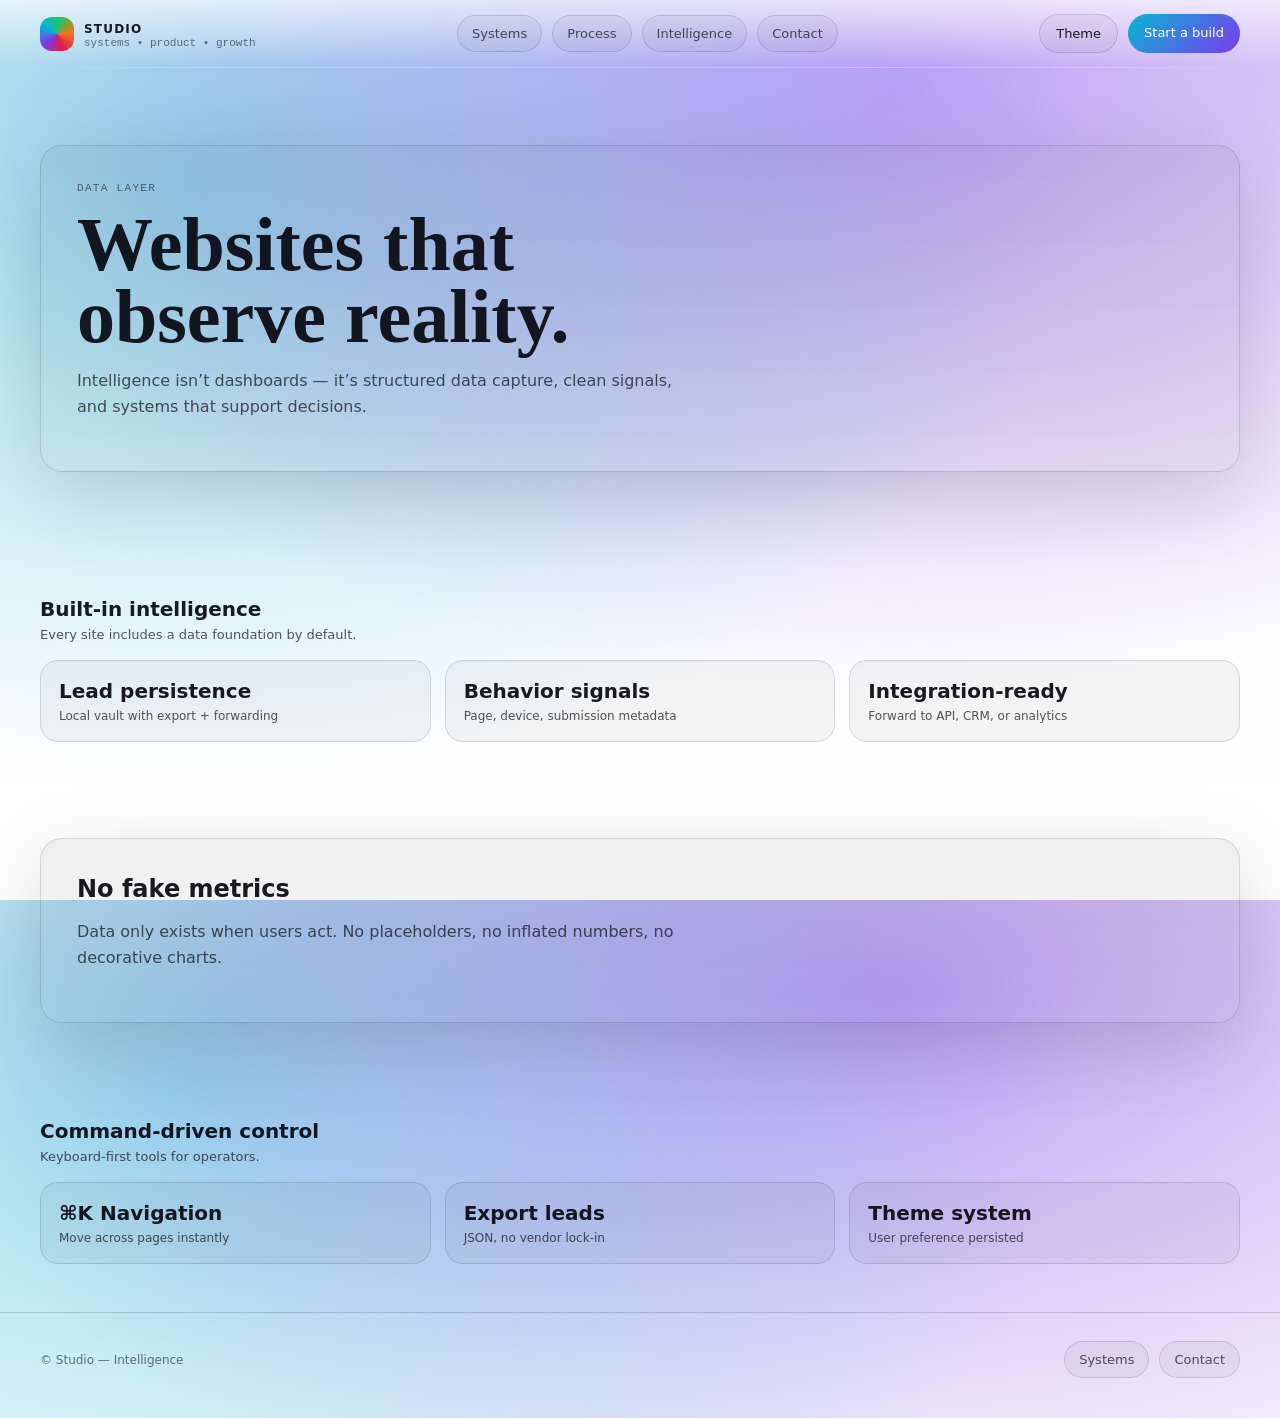
<file: intelligence.html>
<!doctype html>
<html lang="en">
<head>
  <meta charset="utf-8" />
  <meta name="viewport" content="width=device-width,initial-scale=1" />
  <meta name="color-scheme" content="light dark" />
  <meta name="theme-color" content="#0b0b12" />
  <title>Intelligence — Studio</title>

  <meta name="lead-endpoint" content="" />
  <link rel="stylesheet" href="./styles.css" />
</head>

<body>
  <div class="noise"></div>

  <header class="topbar">
    <div class="wrap">
      <nav class="nav">
        <a class="brand" href="./index.html">
          <div class="mark"></div>
          <div>
            <b>Studio</b>
            <span>systems • product • growth</span>
          </div>
        </a>

        <div class="links">
          <a class="pill" href="./systems.html">Systems</a>
          <a class="pill" href="./process.html">Process</a>
          <a class="pill" href="./intelligence.html">Intelligence</a>
          <a class="pill" href="./contact.html">Contact</a>
        </div>

        <div class="actions">
          <button class="btn" id="themeBtn">Theme</button>
          <a class="btn primary" href="./contact.html">Start a build</a>
        </div>
      </nav>
    </div>
  </header>

  <main class="wrap">
    <section class="hero">
      <div class="headline reveal">
        <div class="headlineInner">
          <div class="kicker">Data layer</div>
          <h1 class="title">Websites that<br/>observe reality.</h1>
          <p class="subtitle">
            Intelligence isn’t dashboards — it’s structured data capture,
            clean signals, and systems that support decisions.
          </p>
        </div>
      </div>
    </section>

    <section class="section">
      <div class="sectionHeader reveal">
        <div>
          <h2>Built-in intelligence</h2>
          <p>Every site includes a data foundation by default.</p>
        </div>
      </div>

      <div class="grid3">
        <div class="stat reveal">
          <b>Lead persistence</b>
          <i>Local vault with export + forwarding</i>
        </div>
        <div class="stat reveal">
          <b>Behavior signals</b>
          <i>Page, device, submission metadata</i>
        </div>
        <div class="stat reveal">
          <b>Integration-ready</b>
          <i>Forward to API, CRM, or analytics</i>
        </div>
      </div>
    </section>

    <section class="section">
      <div class="headline reveal">
        <div class="headlineInner">
          <h2 style="margin:0;">No fake metrics</h2>
          <p class="subtitle">
            Data only exists when users act. No placeholders,
            no inflated numbers, no decorative charts.
          </p>
        </div>
      </div>
    </section>

    <section class="section">
      <div class="sectionHeader reveal">
        <div>
          <h2>Command-driven control</h2>
          <p>Keyboard-first tools for operators.</p>
        </div>
      </div>

      <div class="grid3">
        <div class="stat reveal">
          <b>⌘K Navigation</b>
          <i>Move across pages instantly</i>
        </div>
        <div class="stat reveal">
          <b>Export leads</b>
          <i>JSON, no vendor lock-in</i>
        </div>
        <div class="stat reveal">
          <b>Theme system</b>
          <i>User preference persisted</i>
        </div>
      </div>
    </section>
  </main>

  <footer class="footer">
    <div class="wrap footerGrid">
      <div>© Studio — Intelligence</div>
      <div class="right">
        <a class="pill" href="./systems.html">Systems</a>
        <a class="pill" href="./contact.html">Contact</a>
      </div>
    </div>
  </footer>

  <script src="./app.js"></script>
</body>
</html>
</file>
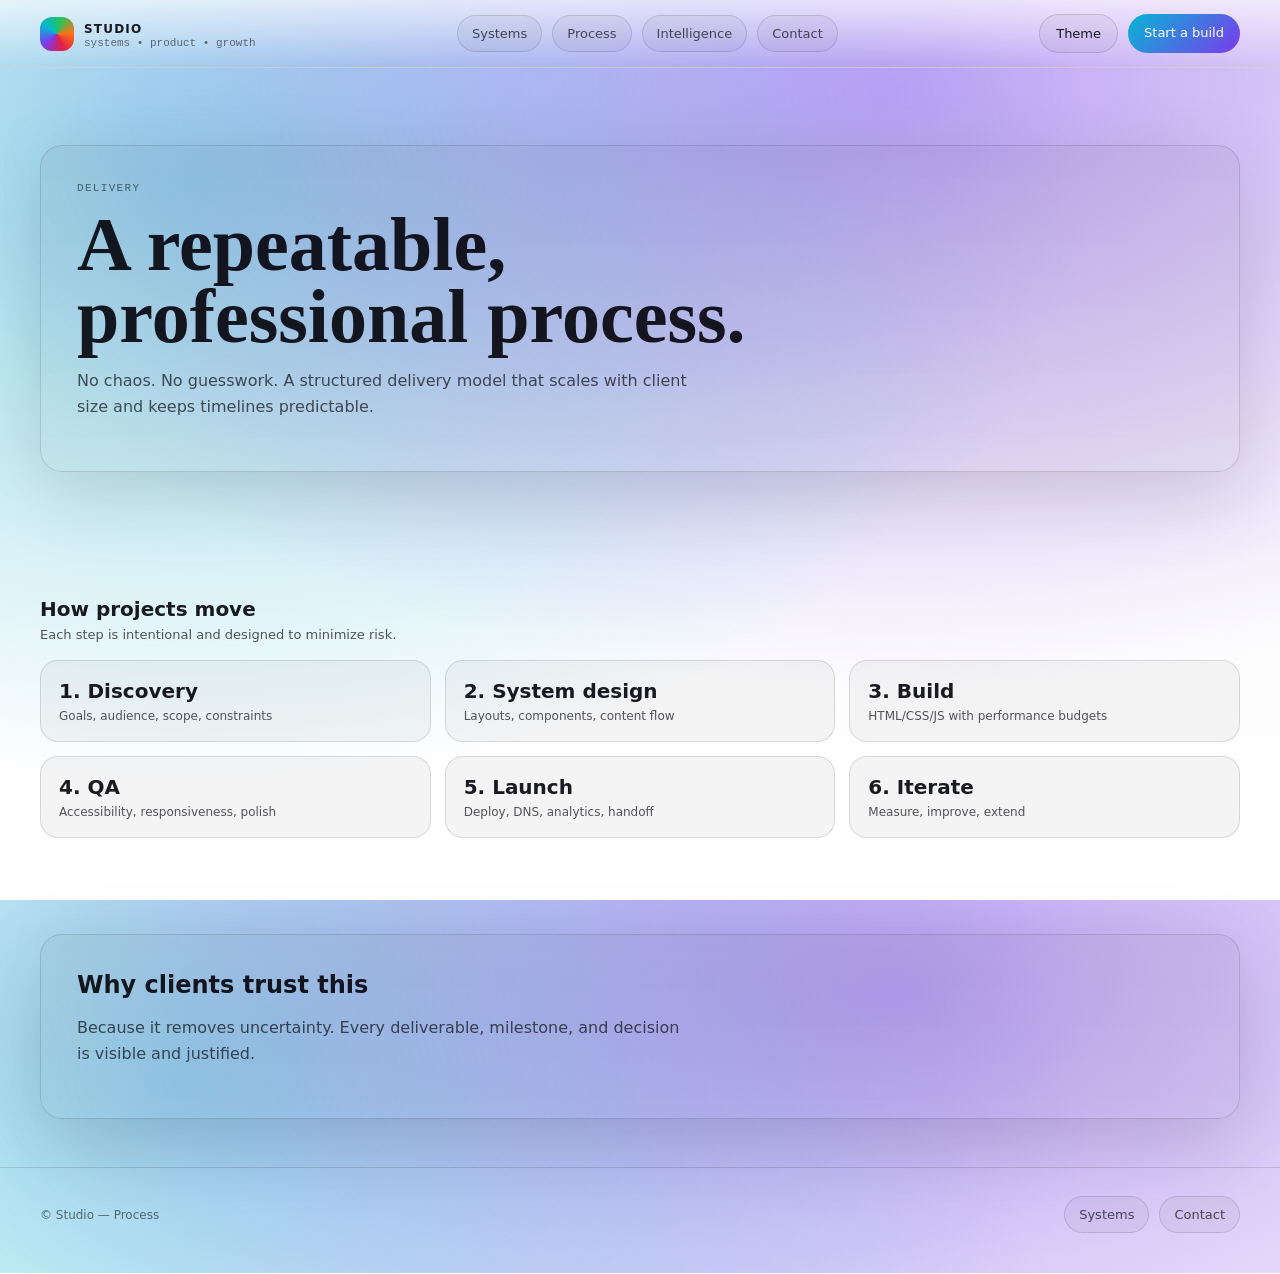
<file: process.html>
<!doctype html>
<html lang="en">
<head>
  <meta charset="utf-8" />
  <meta name="viewport" content="width=device-width,initial-scale=1" />
  <meta name="color-scheme" content="light dark" />
  <meta name="theme-color" content="#0b0b12" />
  <title>Process — Studio</title>

  <link rel="stylesheet" href="./styles.css" />
</head>

<body>
  <div class="noise"></div>

  <header class="topbar">
    <div class="wrap">
      <nav class="nav">
        <a class="brand" href="./index.html">
          <div class="mark"></div>
          <div>
            <b>Studio</b>
            <span>systems • product • growth</span>
          </div>
        </a>

        <div class="links">
          <a class="pill" href="./systems.html">Systems</a>
          <a class="pill" href="./process.html">Process</a>
          <a class="pill" href="./intelligence.html">Intelligence</a>
          <a class="pill" href="./contact.html">Contact</a>
        </div>

        <div class="actions">
          <button class="btn" id="themeBtn">Theme</button>
          <a class="btn primary" href="./contact.html">Start a build</a>
        </div>
      </nav>
    </div>
  </header>

  <main class="wrap">
    <section class="hero">
      <div class="headline reveal">
        <div class="headlineInner">
          <div class="kicker">Delivery</div>
          <h1 class="title">A repeatable,<br/>professional process.</h1>
          <p class="subtitle">
            No chaos. No guesswork. A structured delivery model that scales with client size
            and keeps timelines predictable.
          </p>
        </div>
      </div>
    </section>

    <section class="section">
      <div class="sectionHeader reveal">
        <div>
          <h2>How projects move</h2>
          <p>Each step is intentional and designed to minimize risk.</p>
        </div>
      </div>

      <div class="grid3">
        <div class="stat reveal">
          <b>1. Discovery</b>
          <i>Goals, audience, scope, constraints</i>
        </div>
        <div class="stat reveal">
          <b>2. System design</b>
          <i>Layouts, components, content flow</i>
        </div>
        <div class="stat reveal">
          <b>3. Build</b>
          <i>HTML/CSS/JS with performance budgets</i>
        </div>
        <div class="stat reveal">
          <b>4. QA</b>
          <i>Accessibility, responsiveness, polish</i>
        </div>
        <div class="stat reveal">
          <b>5. Launch</b>
          <i>Deploy, DNS, analytics, handoff</i>
        </div>
        <div class="stat reveal">
          <b>6. Iterate</b>
          <i>Measure, improve, extend</i>
        </div>
      </div>
    </section>

    <section class="section">
      <div class="headline reveal">
        <div class="headlineInner">
          <h2 style="margin:0;">Why clients trust this</h2>
          <p class="subtitle">
            Because it removes uncertainty. Every deliverable, milestone,
            and decision is visible and justified.
          </p>
        </div>
      </div>
    </section>
  </main>

  <footer class="footer">
    <div class="wrap footerGrid">
      <div>© Studio — Process</div>
      <div class="right">
        <a class="pill" href="./systems.html">Systems</a>
        <a class="pill" href="./contact.html">Contact</a>
      </div>
    </div>
  </footer>

  <script src="./app.js"></script>
</body>
</html>
</file>
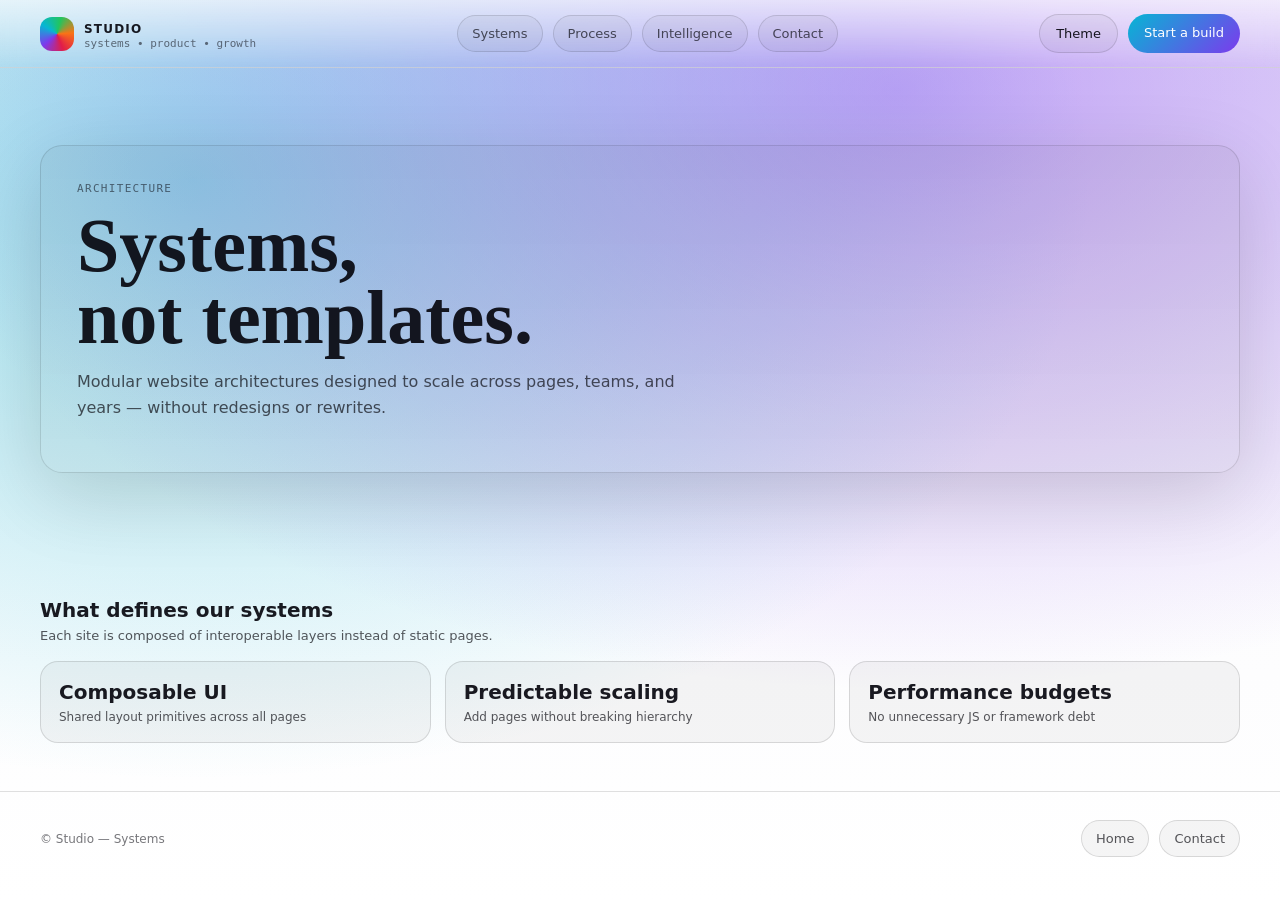
<file: systems.html>
<!doctype html>
<html lang="en">
<head>
  <meta charset="utf-8" />
  <meta name="viewport" content="width=device-width,initial-scale=1,viewport-fit=cover" />
  <meta name="color-scheme" content="light dark" />
  <meta name="theme-color" content="#0b0b12" />
  <meta name="description" content="Systems — Premium web architecture and scalable delivery." />
  <title>Systems — Studio</title>

  <meta name="lead-endpoint" content="" />

  <!-- SAME STYLES AS INDEX (shared for now) -->
  <link rel="stylesheet" href="./styles.css" />
</head>

<body>
  <div class="noise" aria-hidden="true"></div>

  <header class="topbar">
    <div class="wrap">
      <nav class="nav" aria-label="Primary">
        <a class="brand" href="./index.html">
          <div class="mark"></div>
          <div>
            <b>Studio</b>
            <span>systems • product • growth</span>
          </div>
        </a>

        <div class="links">
          <a class="pill" href="./systems.html">Systems</a>
          <a class="pill" href="./process.html">Process</a>
          <a class="pill" href="./intelligence.html">Intelligence</a>
          <a class="pill" href="./contact.html">Contact</a>
        </div>

        <div class="actions">
          <button class="btn" id="themeBtn">Theme</button>
          <a class="btn primary" href="./contact.html">Start a build</a>
        </div>
      </nav>
    </div>
  </header>

  <main class="wrap">
    <section class="hero">
      <div class="headline reveal">
        <div class="headlineInner">
          <div class="kicker">
            <div class="badge">Architecture</div>
          </div>

          <h1 class="title">Systems,<br/>not templates.</h1>

          <p class="subtitle">
            Modular website architectures designed to scale across pages,
            teams, and years — without redesigns or rewrites.
          </p>
        </div>
      </div>
    </section>

    <section class="section">
      <div class="sectionHeader reveal">
        <div>
          <h2>What defines our systems</h2>
          <p>Each site is composed of interoperable layers instead of static pages.</p>
        </div>
      </div>

      <div class="grid3">
        <div class="stat reveal">
          <b>Composable UI</b>
          <i>Shared layout primitives across all pages</i>
        </div>
        <div class="stat reveal">
          <b>Predictable scaling</b>
          <i>Add pages without breaking hierarchy</i>
        </div>
        <div class="stat reveal">
          <b>Performance budgets</b>
          <i>No unnecessary JS or framework debt</i>
        </div>
      </div>
    </section>
  </main>

  <footer class="footer">
    <div class="wrap footerGrid">
      <div>© Studio — Systems</div>
      <div class="right">
        <a class="pill" href="./index.html">Home</a>
        <a class="pill" href="./contact.html">Contact</a>
      </div>
    </div>
  </footer>

  <script src="./app.js"></script>
</body>
</html>
</file>
<file: styles.css>
/* ===============================
   GLOBAL DESIGN SYSTEM
   =============================== */

   :root{
    --bg0:#06060b;
    --bg1:#0a0b14;
    --card: rgba(255,255,255,.06);
    --card2: rgba(255,255,255,.09);
    --stroke: rgba(255,255,255,.14);
    --stroke2: rgba(255,255,255,.22);
    --text: rgba(255,255,255,.92);
    --muted: rgba(255,255,255,.68);
    --muted2: rgba(255,255,255,.52);
    --shadow: 0 22px 80px rgba(0,0,0,.55);
    --shadow2: 0 12px 40px rgba(0,0,0,.45);
    --radius: 22px;
    --pad: clamp(18px, 2.2vw, 28px);
    --w: min(1200px, calc(100vw - 40px));
  
    --mono: ui-monospace, SFMono-Regular, Menlo, Monaco, Consolas, monospace;
    --sans: system-ui, -apple-system, Segoe UI, Roboto, Helvetica, Arial;
    --serif: ui-serif, Georgia, "Times New Roman", serif;
  
    --a1:#7c3aed;
    --a2:#06b6d4;
    --a3:#22c55e;
    --a4:#f97316;
    --a5:#e11d48;
  
    --ease:cubic-bezier(.2,.9,.2,1);
    --t:260ms var(--ease);
  }
  
  [data-theme="light"]{
    --bg0:#f7f7fb;
    --bg1:#ffffff;
    --card: rgba(0,0,0,.04);
    --card2: rgba(0,0,0,.06);
    --stroke: rgba(0,0,0,.12);
    --stroke2: rgba(0,0,0,.2);
    --text: rgba(7,7,14,.92);
    --muted: rgba(7,7,14,.68);
    --muted2: rgba(7,7,14,.55);
    --shadow: 0 22px 80px rgba(0,0,0,.14);
    --shadow2: 0 12px 40px rgba(0,0,0,.12);
  }
  
  /* ===============================
     BASE
     =============================== */
  
  *{ box-sizing:border-box; }
  html,body{ height:100%; }
  body{
    margin:0;
    font-family:var(--sans);
    color:var(--text);
    background:
      radial-gradient(1000px 600px at 70% 10%, color-mix(in oklab, var(--a1), transparent 55%), transparent),
      radial-gradient(900px 600px at 15% 20%, color-mix(in oklab, var(--a2), transparent 60%), transparent),
      linear-gradient(180deg, var(--bg0), var(--bg1));
  }
  
  a{ color:inherit; text-decoration:none; }
  button,input,textarea{ font:inherit; color:inherit; }
  
  .wrap{ width:var(--w); margin:0 auto; }
  
  /* ===============================
     NAV
     =============================== */
  
  .topbar{
    position:sticky;
    top:0;
    z-index:50;
    backdrop-filter:blur(14px);
    background:linear-gradient(180deg, color-mix(in oklab,var(--bg1),transparent 35%), transparent);
    border-bottom:1px solid var(--stroke);
  }
  
  .nav{
    display:flex;
    align-items:center;
    justify-content:space-between;
    gap:14px;
    padding:14px 0;
  }
  
  .brand{
    display:flex;
    align-items:center;
    gap:10px;
  }
  
  .mark{
    width:34px;
    height:34px;
    border-radius:12px;
    background:conic-gradient(from 230deg,var(--a1),var(--a2),var(--a3),var(--a4),var(--a5),var(--a1));
  }
  
  .brand b{
    font-size:12px;
    letter-spacing:.1em;
    text-transform:uppercase;
  }
  
  .brand span{
    display:block;
    font-size:11px;
    color:var(--muted2);
    font-family:var(--mono);
  }
  
  .links{
    display:flex;
    gap:10px;
  }
  
  .pill{
    padding:10px 14px;
    border-radius:999px;
    border:1px solid var(--stroke);
    background:var(--card);
    font-size:13px;
    color:var(--muted);
    transition:all var(--t);
  }
  
  .pill:hover{
    background:var(--card2);
    color:var(--text);
  }
  
  .actions{
    display:flex;
    gap:10px;
  }
  
  /* ===============================
     BUTTONS
     =============================== */
  
  .btn{
    padding:11px 16px;
    border-radius:999px;
    border:1px solid var(--stroke);
    background:var(--card);
    cursor:pointer;
    font-size:13px;
    transition:all var(--t);
  }
  
  .btn:hover{
    background:var(--card2);
  }
  
  .btn.primary{
    background:linear-gradient(135deg,var(--a2),var(--a1));
    border:none;
    color:#fff;
  }
  
  /* ===============================
     SECTIONS
     =============================== */
  
  .hero{
    padding:clamp(40px,6vw,80px) 0;
  }
  
  .headline{
    border-radius:var(--radius);
    border:1px solid var(--stroke);
    background:linear-gradient(180deg,var(--card2),var(--card));
    box-shadow:var(--shadow);
  }
  
  .headlineInner{
    padding:clamp(22px,3vw,36px);
  }
  
  .kicker{
    font-family:var(--mono);
    font-size:11px;
    letter-spacing:.12em;
    text-transform:uppercase;
    color:var(--muted2);
  }
  
  .title{
    margin:14px 0;
    font-family:var(--serif);
    font-size:clamp(42px,6vw,76px);
    line-height:.95;
  }
  
  .subtitle{
    max-width:60ch;
    color:var(--muted);
    font-size:16px;
    line-height:1.6;
  }
  
  .section{
    padding:48px 0;
  }
  
  .sectionHeader{
    display:flex;
    justify-content:space-between;
    gap:16px;
    margin-bottom:18px;
  }
  
  .sectionHeader h2{
    margin:0;
    font-size:20px;
  }
  
  .sectionHeader p{
    margin:6px 0 0;
    max-width:60ch;
    color:var(--muted);
    font-size:13px;
  }
  
  /* ===============================
     GRIDS / CARDS
     =============================== */
  
  .grid3{
    display:grid;
    grid-template-columns:repeat(3,1fr);
    gap:14px;
  }
  
  .stat{
    padding:18px;
    border-radius:18px;
    border:1px solid var(--stroke);
    background:var(--card);
  }
  
  .stat b{
    font-size:20px;
  }
  
  .stat i{
    display:block;
    margin-top:6px;
    font-size:12px;
    color:var(--muted);
    font-style:normal;
  }
  
  /* ===============================
     FOOTER
     =============================== */
  
  .footer{
    border-top:1px solid var(--stroke);
    padding:28px 0 40px;
    font-size:12px;
    color:var(--muted2);
  }
  
  .footerGrid{
    display:grid;
    grid-template-columns:1fr 1fr;
    align-items:center;
  }
  
  .footer .right{
    display:flex;
    justify-content:flex-end;
    gap:10px;
  }
  
  /* ===============================
     MOTION
     =============================== */
  
  .reveal{
    opacity:0;
    transform:translateY(14px);
    transition:all 600ms var(--ease);
  }
  
  .reveal.in{
    opacity:1;
    transform:none;
  }
  
  /* ===============================
     RESPONSIVE
     =============================== */
  
  @media (max-width:900px){
    .links{ display:none; }
    .grid3{ grid-template-columns:1fr; }
    .footerGrid{ grid-template-columns:1fr; gap:10px; }
    .footer .right{ justify-content:flex-start; }
  }
</file>
